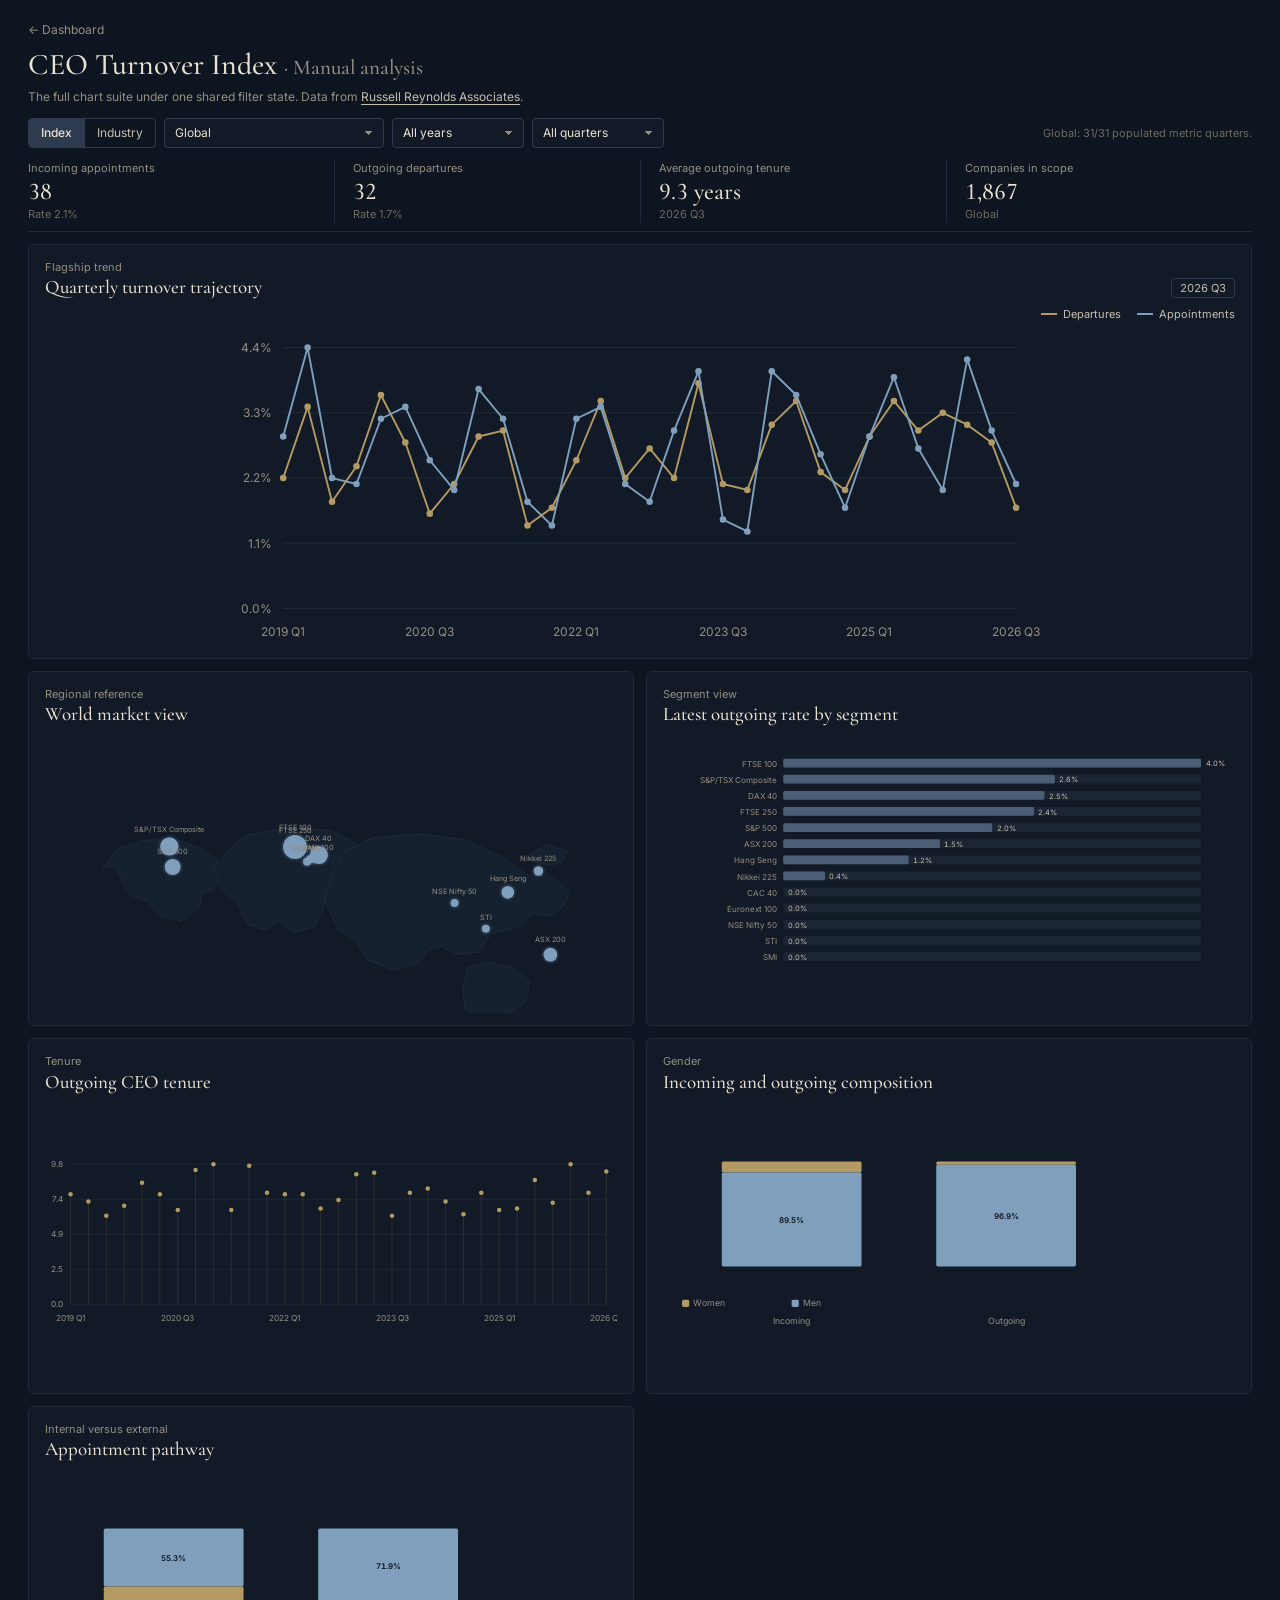
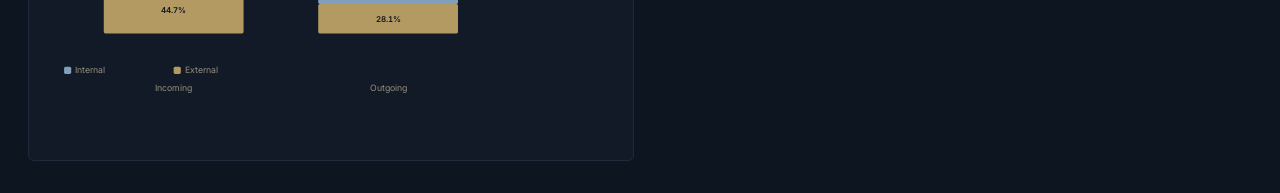
<file: manual-analysis.html>
<!DOCTYPE html>
<html lang="en">
  <head>
    <meta charset="UTF-8" />
    <meta name="viewport" content="width=device-width, initial-scale=1.0" />
    <title>Manual Analysis | Global CEO Turnover Index</title>
    <link rel="icon" type="image/svg+xml" href="./assets/logo-mark.svg" />
    <link rel="preconnect" href="https://fonts.googleapis.com">
    <link rel="preconnect" href="https://fonts.gstatic.com" crossorigin>
    <link href="https://fonts.googleapis.com/css2?family=Cormorant+Garamond:wght@500;600&family=Inter:wght@400;500;600&display=swap" rel="stylesheet">
    <link rel="stylesheet" href="./styles.css?v=desk-2026-11-22" />
  </head>
  <body class="manual-page">
    <div class="page">
      <header class="manual-header">
        <div>
          <a class="manual-back" href="./index.html">← Dashboard</a>
          <h1>CEO Turnover Index <span>· Manual analysis</span></h1>
          <p>The full chart suite under one shared filter state. Data from <a href="https://www.russellreynolds.com/en/insights/reports-surveys/global-ceo-turnover-index" target="_blank" rel="noreferrer">Russell Reynolds Associates</a>.</p>
        </div>
      </header>

      <div class="toolbar manual-toolbar">
        <div class="segmented" id="scope-toggle" role="group" aria-label="View">
          <button type="button" class="active" data-scope="index">Index</button>
          <button type="button" data-scope="industry">Industry</button>
        </div>
        <label class="field field--wide"><span class="visually-hidden">Segment</span><select id="segment-select"></select></label>
        <label class="field"><span class="visually-hidden">Year</span><select id="year-select"></select></label>
        <label class="field"><span class="visually-hidden">Quarter</span>
          <select id="quarter-select">
            <option value="All">All quarters</option>
            <option value="1">Q1</option>
            <option value="2">Q2</option>
            <option value="3">Q3</option>
            <option value="4">Q4</option>
          </select>
        </label>
        <p class="coverage-line" id="coverage-note">Loading coverage note</p>
      </div>

      <section class="kpi-strip" id="kpi-strip"></section>

      <main class="manual-grid">
        <section class="panel chart-card chart-card-wide">
          <div class="chart-shell-head">
            <div>
              <p class="panel-kicker">Flagship trend</p>
              <h2>Quarterly turnover trajectory</h2>
            </div>
            <div class="chart-meta">
              <span class="meta-pill" id="latest-quarter-pill">Loading latest quarter</span>
            </div>
          </div>
          <div class="chart-stage chart-stage-large" id="flagship-chart"></div>
        </section>

        <section class="panel chart-card">
          <div class="chart-shell-head">
            <div>
              <p class="panel-kicker">Regional reference</p>
              <h2>World market view</h2>
            </div>
          </div>
          <div class="chart-stage" id="regional-chart"></div>
        </section>

        <section class="panel chart-card">
          <div class="chart-shell-head">
            <div>
              <p class="panel-kicker">Segment view</p>
              <h2>Latest outgoing rate by segment</h2>
            </div>
          </div>
          <div class="chart-stage" id="segment-chart"></div>
        </section>

        <section class="panel chart-card">
          <div class="chart-shell-head">
            <div>
              <p class="panel-kicker">Tenure</p>
              <h2>Outgoing CEO tenure</h2>
            </div>
          </div>
          <div class="chart-stage" id="tenure-chart"></div>
        </section>

        <section class="panel chart-card">
          <div class="chart-shell-head">
            <div>
              <p class="panel-kicker">Gender</p>
              <h2>Incoming and outgoing composition</h2>
            </div>
          </div>
          <div class="chart-stage" id="gender-chart"></div>
        </section>

        <section class="panel chart-card">
          <div class="chart-shell-head">
            <div>
              <p class="panel-kicker">Internal versus external</p>
              <h2>Appointment pathway</h2>
            </div>
          </div>
          <div class="chart-stage" id="appointment-chart"></div>
        </section>
      </main>
    </div>

    <div class="tooltip" id="tooltip" hidden></div>
    <script type="module" src="./manual-analysis.js?v=desk-2026-11-22"></script>
  </body>
</html>
</file>
<file: styles.css>
/*
  CEO Turnover Index — shared styles for the dashboard and Manual Analysis.
  Same design system as the governance hub (RubiCo Desk): flat ink navy, warm ivory text,
  one brass accent, hairline rules, Cormorant Garamond for titles and figures, Inter for
  interface text. Compact by default: 12–13px body, 11px labels, 30px controls, 4px corners.
*/

:root {
  color-scheme: dark;

  --paper: #0d1520;
  --surface: #111a26;
  --surface-2: #162130;
  --surface-hover: #1a2636;

  --ink: #e9e2d0;
  --ink-2: #c5bfae;
  --muted: #958f80;
  --faint: #6f6a5f;

  --rule: #1f2a3a;
  --rule-strong: #2e3b4f;

  --accent: #b39a62;
  --accent-bright: #cdb27a;
  --accent-soft: #4a3d22;

  --font-ui: 'Inter', system-ui, -apple-system, 'Segoe UI', sans-serif;
  --font-serif: 'Cormorant Garamond', Georgia, 'Times New Roman', serif;
  --text-xs: 11px;
  --text-sm: 12px;
  --text-md: 13px;

  --radius: 4px;
  --radius-lg: 6px;
  --control-h: 30px;
  --gutter: clamp(16px, 2.2vw, 32px);

  /* Legacy names some generated markup still reads */
  --text-muted: var(--muted);
}

*,
*::before,
*::after {
  box-sizing: border-box;
}

html {
  background: var(--paper);
  scroll-behavior: smooth;
}

body {
  margin: 0;
  overflow-x: hidden;
  background: var(--paper);
  color: var(--ink);
  font-family: var(--font-ui);
  font-size: var(--text-md);
  line-height: 1.5;
  font-synthesis: none;
  -webkit-font-smoothing: antialiased;
  -moz-osx-font-smoothing: grayscale;
}

::selection {
  background: var(--accent-soft);
  color: var(--ink);
}

h1,
h2,
h3 {
  margin: 0;
  color: var(--ink);
  font-family: var(--font-serif);
  font-weight: 500;
  line-height: 1.15;
  font-variant-numeric: lining-nums;
}

p {
  margin: 0;
}

a {
  color: inherit;
}

button,
select,
input {
  font: inherit;
  color: inherit;
}

:focus-visible {
  outline: 2px solid var(--accent);
  outline-offset: 2px;
}

.visually-hidden {
  position: absolute;
  width: 1px;
  height: 1px;
  padding: 0;
  margin: -1px;
  overflow: hidden;
  clip-path: inset(50%);
  white-space: nowrap;
  border: 0;
}

/* ── Hero ──────────────────────────────────────────────────────────────── */

.hero {
  position: relative;
  isolation: isolate;
  height: 100svh;
  min-height: 520px;
  display: flex;
  flex-direction: column;
  justify-content: space-between;
  padding: 28px var(--gutter) clamp(24px, 5vh, 48px);
  overflow: hidden;
  background: #000;
}

.hero__image {
  position: absolute;
  inset: 0;
  z-index: -2;
  width: 100%;
  height: 100%;
  object-fit: cover;
  object-position: 54% 50%;
}

.hero__shade {
  position: absolute;
  inset: 0;
  z-index: -1;
  background:
    radial-gradient(ellipse 80% 70% at 54% 55%, transparent 55%, #00000099 100%),
    linear-gradient(180deg, transparent 70%, #000000b3 100%);
}

.hero__top {
  display: flex;
  align-items: flex-start;
  justify-content: space-between;
  gap: 24px;
}

.hero__title {
  font-size: clamp(38px, 4.6vw, 64px);
  font-weight: 500;
  letter-spacing: 0.005em;
  line-height: 1.02;
}

.hero__tagline {
  margin-top: 10px;
  color: #e9e2d0b3;
  font-size: var(--text-md);
  letter-spacing: 0.04em;
}

.hero__bottom {
  display: grid;
  gap: 14px;
}

.hero__source {
  color: #e9e2d08c;
  font-size: var(--text-xs);
}

.hero__source a {
  color: inherit;
  text-decoration-color: #e9e2d040;
  text-underline-offset: 3px;
}

.hero__source a:hover {
  color: var(--accent-bright);
}

.hero__entry {
  display: flex;
  justify-content: space-between;
  align-items: baseline;
  padding-top: 14px;
  border-top: 1px solid #e9e2d040;
  color: #f2ecdf;
  font-family: var(--font-serif);
  font-size: clamp(20px, 1.9vw, 26px);
  font-weight: 500;
  text-decoration: none;
  transition: color 160ms ease, border-color 160ms ease;
}

.hero__entry span {
  color: var(--accent);
  font-family: var(--font-ui);
  font-size: 15px;
  transition: transform 160ms ease;
}

.hero__entry:hover {
  color: var(--accent-bright);
  border-top-color: var(--accent);
}

.hero__entry:hover span {
  transform: translateY(3px);
}

.text-button {
  padding: 4px 0;
  border: 0;
  background: none;
  color: var(--muted);
  font-size: var(--text-sm);
  cursor: pointer;
  text-underline-offset: 3px;
}

.hero .text-button {
  color: #e9e2d0cc;
  font-size: var(--text-md);
  letter-spacing: 0.04em;
}

.text-button:hover {
  color: var(--ink);
  text-decoration: underline;
  text-decoration-color: var(--accent);
}

/* ── Dashboard frame ───────────────────────────────────────────────────── */

.dash {
  min-height: 100svh;
  padding: 18px var(--gutter) 12px;
  border-top: 1px solid var(--rule);
}

.dash__inner {
  max-width: calc(1600px - 2 * var(--gutter));
  margin: 0 auto;
  display: grid;
  gap: 10px;
}

.dash-masthead {
  display: flex;
  align-items: flex-end;
  justify-content: space-between;
  gap: 20px;
}

.dash-masthead__name {
  margin-bottom: 4px;
  color: var(--muted);
  font-size: var(--text-xs);
  letter-spacing: 0.1em;
  text-transform: uppercase;
}

.quarter-headline {
  max-width: 900px;
  color: var(--ink);
  font-family: var(--font-serif);
  font-size: clamp(20px, 1.9vw, 25px);
  font-weight: 500;
  line-height: 1.2;
  font-variant-numeric: lining-nums;
}

.dash-footer {
  display: flex;
  align-items: baseline;
  justify-content: space-between;
  flex-wrap: wrap;
  gap: 4px 18px;
  color: var(--faint);
  font-size: var(--text-xs);
  line-height: 1.4;
}

.dash-footer a {
  color: var(--muted);
  text-decoration-color: var(--rule-strong);
  text-underline-offset: 2px;
}

.dash-footer a:hover {
  color: var(--accent-bright);
}

/* ── Controls ──────────────────────────────────────────────────────────── */

.toolbar {
  display: flex;
  align-items: center;
  flex-wrap: wrap;
  gap: 8px;
  min-width: 0;
}

.segmented {
  display: inline-flex;
  border: 1px solid var(--rule-strong);
  border-radius: var(--radius);
  overflow: hidden;
}

.segmented button {
  height: calc(var(--control-h) - 2px);
  padding: 0 12px;
  border: 0;
  background: transparent;
  color: var(--ink-2);
  font-size: var(--text-sm);
  cursor: pointer;
  transition: color 120ms ease, background-color 120ms ease;
}

.segmented button + button {
  border-left: 1px solid var(--rule-strong);
}

.segmented button:hover {
  color: var(--ink);
}

.segmented button.active {
  background: var(--rule-strong);
  color: var(--ink);
  font-weight: 500;
}

.segmented button:focus-visible {
  outline-offset: -2px;
}

.field {
  display: inline-flex;
  min-width: 0;
}

.field select {
  height: var(--control-h);
  min-width: 132px;
  max-width: 280px;
  padding: 0 28px 0 10px;
  border: 1px solid var(--rule-strong);
  border-radius: var(--radius);
  background-color: var(--surface);
  background-image:
    linear-gradient(45deg, transparent 50%, var(--muted) 50%),
    linear-gradient(135deg, var(--muted) 50%, transparent 50%);
  background-position: calc(100% - 14px) 50%, calc(100% - 10px) 50%;
  background-size: 4px 4px;
  background-repeat: no-repeat;
  color: var(--ink);
  font-size: var(--text-sm);
  appearance: none;
  cursor: pointer;
}

.field--wide select {
  min-width: 220px;
}

.field select:hover {
  border-color: #3b4a60;
}

.field select:focus-visible {
  outline: 1px solid var(--accent);
  outline-offset: 0;
  border-color: var(--accent);
}

.button,
.benchmark-select summary {
  height: var(--control-h);
  display: inline-flex;
  align-items: center;
  gap: 6px;
  padding: 0 11px;
  border: 1px solid var(--rule-strong);
  border-radius: var(--radius);
  background: transparent;
  color: var(--ink-2);
  font-size: var(--text-sm);
  white-space: nowrap;
  cursor: pointer;
  transition: color 120ms ease, border-color 120ms ease;
}

.button:hover,
.benchmark-select summary:hover {
  color: var(--ink);
  border-color: var(--accent);
}

/* ── Tabs and figures ──────────────────────────────────────────────────── */

.tabs {
  display: flex;
  align-items: flex-end;
  gap: 22px;
  border-bottom: 1px solid var(--rule);
  min-width: 0;
}

.tabs button {
  padding: 2px 0 8px;
  margin-bottom: -1px;
  border: 0;
  border-bottom: 1px solid transparent;
  background: none;
  color: var(--muted);
  font-size: var(--text-md);
  white-space: nowrap;
  cursor: pointer;
  transition: color 120ms ease, border-color 120ms ease;
}

.tabs button:hover {
  color: var(--ink);
}

.tabs button.active {
  color: var(--ink);
  border-bottom-color: var(--accent);
}

.kpi-strip {
  display: grid;
  grid-template-columns: repeat(4, minmax(0, 1fr));
  padding-bottom: 8px;
  border-bottom: 1px solid var(--rule);
}

.kpi-strip:empty {
  display: none;
}

.kpi-item {
  min-width: 0;
  display: flex;
  flex-direction: column;
  gap: 1px;
  padding: 0 18px;
  border-left: 1px solid var(--rule);
}

.kpi-item:first-child {
  padding-left: 0;
  border-left: 0;
}

.kpi-label {
  color: var(--muted);
  font-size: var(--text-xs);
}

.kpi-value {
  color: var(--ink);
  font-family: var(--font-serif);
  font-size: 24px;
  font-weight: 500;
  line-height: 1.15;
  font-variant-numeric: lining-nums tabular-nums;
}

.kpi-foot {
  color: var(--faint);
  font-size: var(--text-xs);
}

/* ── Panels ────────────────────────────────────────────────────────────── */

.panel {
  min-width: 0;
  border: 1px solid var(--rule);
  border-radius: var(--radius-lg);
  background: var(--surface);
}

.dash-body {
  min-height: 0;
  display: grid;
  grid-template-columns: minmax(0, 1fr) minmax(260px, 22%);
  gap: 12px;
}

.chart-panel {
  min-height: 0;
  display: flex;
  flex-direction: column;
  gap: 8px;
  padding: 14px 16px 10px;
}

.chart-panel__head {
  position: relative;
  display: flex;
  align-items: flex-end;
  justify-content: space-between;
  gap: 16px;
}

.chart-context {
  color: var(--muted);
  font-size: var(--text-xs);
}

.chart-context:empty {
  display: none;
}

.chart-title {
  margin-top: 1px;
  font-size: 19px;
}

.chart-stage {
  position: relative;
  min-width: 0;
  min-height: 0;
}

.chart-stage-large {
  flex: 1;
  min-height: 260px;
}

.chart-stage canvas {
  max-width: 100%;
}

.coverage-line {
  color: var(--faint);
  font-size: var(--text-xs);
}

/* Quarterly comparison rail */
.change-panel {
  padding: 14px 16px;
}

.change-panel h2 {
  font-size: 19px;
}

#change-output {
  margin-top: 10px;
  color: var(--muted);
  font-size: var(--text-sm);
}

.change-table {
  width: 100%;
  border-collapse: collapse;
  font-size: var(--text-sm);
}

.change-table th,
.change-table td {
  padding: 9px 0;
  border-bottom: 1px solid var(--rule);
  text-align: right;
  vertical-align: top;
  font-weight: 400;
}

.change-table thead th {
  padding-top: 0;
  color: var(--muted);
  font-size: var(--text-xs);
  font-weight: 500;
  border-bottom-color: var(--rule-strong);
}

.change-table :is(th, td):first-child {
  text-align: left;
}

.change-table :is(th, td) + :is(th, td) {
  padding-left: 12px;
}

.change-table strong {
  display: block;
  color: var(--ink);
  font-weight: 500;
  font-variant-numeric: tabular-nums;
}

.change-table span {
  display: block;
  margin-top: 1px;
  color: var(--faint);
  font-size: var(--text-xs);
}

.change-table tbody tr:first-child strong {
  color: var(--accent-bright);
}

.change-table tbody th strong {
  color: var(--ink) !important;
}

/* Chart tools: time range and benchmark picker */
.chart-panel__tools {
  display: flex;
  align-items: center;
  flex-wrap: wrap;
  justify-content: flex-end;
  gap: 8px 14px;
}

.range-control {
  display: inline-flex;
  align-items: center;
  gap: 6px;
}

.range-control[hidden] {
  display: none;
}

.range-control__sep {
  color: var(--muted);
  font-size: var(--text-xs);
}

.field--compact select {
  min-width: 96px;
  height: 28px;
  font-variant-numeric: tabular-nums;
}

/* Benchmark picker */
.benchmark-select {
  position: relative;
  flex-shrink: 0;
}

.benchmark-select summary {
  list-style: none;
}

.benchmark-select summary::-webkit-details-marker {
  display: none;
}

.benchmark-select summary::after {
  content: '';
  width: 5px;
  height: 5px;
  margin-left: 2px;
  border-right: 1px solid var(--muted);
  border-bottom: 1px solid var(--muted);
  transform: translateY(-2px) rotate(45deg);
}

.benchmark-select[open] summary {
  color: var(--ink);
  border-color: var(--accent);
}

.benchmark-options {
  position: absolute;
  top: calc(100% + 6px);
  right: 0;
  z-index: 20;
  width: 260px;
  max-height: 320px;
  margin: 0;
  padding: 6px;
  overflow: auto;
  border: 1px solid var(--rule-strong);
  border-radius: var(--radius-lg);
  background: var(--surface-2);
  box-shadow: 0 16px 40px rgba(0, 0, 0, 0.4);
}

.benchmark-list {
  display: grid;
}

.benchmark-list label {
  display: flex;
  align-items: center;
  gap: 8px;
  padding: 6px 8px;
  border-radius: 3px;
  color: var(--ink-2);
  font-size: var(--text-sm);
  cursor: pointer;
}

.benchmark-list label:hover {
  background: var(--surface-hover);
  color: var(--ink);
}

.benchmark-list input {
  accent-color: var(--accent);
}

/* ── Charts ────────────────────────────────────────────────────────────── */

.chart-svg {
  display: block;
  width: 100%;
  height: 100%;
}

.trend-fallback {
  height: 100%;
  display: flex;
  flex-direction: column;
}

.trend-fallback .chart-svg {
  flex: 1;
  min-height: 0;
  height: auto;
}

.chart-bar + .value-text {
  fill: var(--paper);
  font-weight: 600;
}

.trend-legend {
  display: flex;
  justify-content: flex-end;
  flex-wrap: wrap;
  gap: 4px 16px;
  margin: 0 0 6px;
  padding: 0;
  list-style: none;
  color: var(--ink-2);
  font-size: var(--text-xs);
}

.trend-legend li {
  display: inline-flex;
  align-items: center;
  gap: 6px;
}

.trend-legend span {
  width: 16px;
  border-top: 2px var(--line-style, solid) var(--line-color);
}

.tick-text,
.axis-text,
.legend-text {
  fill: var(--muted);
  font-family: var(--font-ui);
  font-size: 11px;
}

.value-text {
  fill: var(--ink-2);
  font-family: var(--font-ui);
  font-size: 10px;
  font-variant-numeric: tabular-nums;
}

.annotation-text {
  fill: var(--faint);
  font-family: var(--font-ui);
  font-size: 10px;
}

.grid-line {
  stroke: var(--rule);
  stroke-width: 1;
}

.chart-line {
  fill: none;
  stroke-width: 1.75;
  stroke-linejoin: round;
  stroke-linecap: round;
}

.map-continents path {
  fill: var(--surface-2);
  stroke: var(--rule-strong);
  stroke-width: 0.6;
}

.map-grid line {
  stroke: var(--rule);
  stroke-dasharray: 2 5;
}

.map-node,
.chart-pill,
.chart-bar {
  cursor: default;
}

.donut-pair {
  height: 100%;
  display: grid;
  grid-template-columns: repeat(2, minmax(0, 1fr));
  align-items: center;
  gap: 24px;
}

.donut-item {
  width: min(260px, 100%);
  min-width: 0;
  justify-self: center;
  display: flex;
  flex-direction: column;
  align-items: center;
  gap: 4px;
}

.donut-label {
  color: var(--muted);
  font-size: var(--text-xs);
  letter-spacing: 0.06em;
  text-transform: uppercase;
}

.empty-panel {
  height: 100%;
  display: grid;
  place-content: center;
  color: var(--muted);
  font-size: var(--text-sm);
  text-align: center;
}

/* Leaflet regional map */
.regional-leaflet-map {
  position: absolute;
  inset: 0;
  border-radius: var(--radius);
  background: var(--paper);
  font-family: var(--font-ui);
}

.regional-leaflet-map .leaflet-control-zoom {
  border: 1px solid var(--rule-strong) !important;
  border-radius: var(--radius) !important;
  overflow: hidden;
}

.regional-leaflet-map .leaflet-control-zoom a {
  width: 26px;
  height: 26px;
  line-height: 26px;
  border-bottom: 1px solid var(--rule-strong) !important;
  background: var(--surface);
  color: var(--ink-2);
  font-size: 15px;
}

.regional-leaflet-map .leaflet-control-zoom a:last-child {
  border-bottom: 0 !important;
}

.regional-leaflet-map .leaflet-control-zoom a:hover {
  background: var(--surface-2);
  color: var(--ink);
}

.regional-leaflet-map .leaflet-control-attribution {
  background: rgba(13, 21, 32, 0.8) !important;
  color: var(--faint);
  font-size: 10px;
}

.regional-leaflet-map .leaflet-control-attribution a {
  color: var(--muted);
}

.regional-map-tooltip,
.regional-leaflet-map .leaflet-popup-content-wrapper {
  border: 1px solid var(--rule-strong);
  border-radius: var(--radius);
  background: var(--surface-2);
  color: var(--ink);
  box-shadow: 0 12px 32px rgba(0, 0, 0, 0.35);
  font-family: var(--font-ui);
  font-size: var(--text-sm);
}

.regional-map-tooltip::before {
  border-top-color: var(--rule-strong) !important;
}

.regional-leaflet-map .leaflet-popup-tip {
  background: var(--surface-2);
}

.regional-map-popup strong,
.regional-map-tooltip strong {
  color: var(--ink);
  font-weight: 500;
}

/* Canvas map fallback */
.map-viewport {
  position: absolute;
  inset: 0;
  overflow: hidden;
  cursor: grab;
}

.map-viewport:active {
  cursor: grabbing;
}

.map-viewport canvas {
  transform-origin: center;
}

.map-controls {
  position: absolute;
  top: 8px;
  right: 8px;
  display: grid;
  border: 1px solid var(--rule-strong);
  border-radius: var(--radius);
  overflow: hidden;
}

.map-ctrl-btn {
  width: 26px;
  height: 26px;
  border: 0;
  border-bottom: 1px solid var(--rule-strong);
  background: var(--surface);
  color: var(--ink-2);
  cursor: pointer;
}

.map-ctrl-btn:last-child {
  border-bottom: 0;
}

.map-ctrl-btn:hover {
  color: var(--ink);
  background: var(--surface-2);
}

/* Floating tooltip for SVG charts */
.tooltip {
  position: fixed;
  top: 0;
  left: 0;
  z-index: 50;
  max-width: 260px;
  padding: 7px 10px;
  border: 1px solid var(--rule-strong);
  border-radius: var(--radius);
  background: var(--surface-2);
  color: var(--ink);
  box-shadow: 0 12px 32px rgba(0, 0, 0, 0.35);
  font-size: var(--text-sm);
  line-height: 1.5;
  pointer-events: none;
}

.tooltip strong {
  display: block;
  color: var(--muted);
  font-size: var(--text-xs);
  font-weight: 500;
}

.tooltip span {
  display: block;
}

/* ── About dialog ──────────────────────────────────────────────────────── */

.about-dialog {
  width: min(520px, calc(100% - 32px));
  padding: 24px 28px;
  border: 1px solid var(--rule-strong);
  border-radius: var(--radius-lg);
  background: var(--surface);
  color: var(--ink-2);
  box-shadow: 0 24px 64px rgba(0, 0, 0, 0.45);
  font-size: var(--text-md);
  line-height: 1.6;
}

.about-dialog::backdrop {
  background: rgba(5, 9, 14, 0.68);
}

.about-dialog h2 {
  margin-bottom: 10px;
  font-size: 24px;
}

.about-dialog p + p {
  margin-top: 10px;
}

.about-dialog form {
  margin-top: 18px;
  display: flex;
  justify-content: flex-end;
}

/* ── Manual Analysis ───────────────────────────────────────────────────── */

.manual-page .page {
  max-width: calc(1600px - 2 * var(--gutter));
  margin: 0 auto;
  padding: 20px var(--gutter) 32px;
  display: grid;
  gap: 12px;
}

.manual-header h1 {
  margin-top: 8px;
  font-size: 30px;
}

.manual-header h1 span {
  color: var(--muted);
  font-size: 0.7em;
}

.manual-header p {
  margin-top: 6px;
  color: var(--muted);
  font-size: var(--text-sm);
}

.manual-header a {
  color: var(--ink-2);
  text-underline-offset: 3px;
}

.manual-header a:hover {
  color: var(--accent-bright);
}

.manual-back {
  color: var(--muted) !important;
  font-size: var(--text-sm);
  text-decoration: none;
}

.manual-toolbar .coverage-line {
  margin-left: auto;
}

.manual-grid {
  display: grid;
  grid-template-columns: repeat(2, minmax(0, 1fr));
  gap: 12px;
}

.chart-card {
  display: flex;
  flex-direction: column;
  gap: 8px;
  padding: 14px 16px 12px;
}

.chart-card-wide {
  grid-column: 1 / -1;
}

.chart-shell-head {
  display: flex;
  align-items: flex-end;
  justify-content: space-between;
  gap: 12px;
}

.panel-kicker {
  color: var(--muted);
  font-size: var(--text-xs);
}

.chart-shell-head h2 {
  margin-top: 1px;
  font-size: 19px;
}

.meta-pill {
  padding: 2px 8px;
  border: 1px solid var(--rule-strong);
  border-radius: var(--radius);
  color: var(--ink-2);
  font-size: var(--text-xs);
  font-variant-numeric: tabular-nums;
}

.manual-grid .chart-stage {
  flex: none;
  height: 280px;
}

.manual-grid .chart-stage-large {
  height: 340px;
}

/* ── Responsive ────────────────────────────────────────────────────────── */

/* Desktop: the dashboard section is exactly one screen. */
@media (min-width: 901px) and (min-height: 620px) {
  .dash {
    height: 100svh;
    overflow: hidden;
  }

  .dash__inner {
    height: 100%;
    grid-template-rows: auto auto auto auto minmax(0, 1fr) auto;
  }

  .chart-stage-large {
    min-height: 0;
  }
}

@media (min-width: 901px) and (max-height: 800px) {
  .dash {
    padding-top: 12px;
    padding-bottom: 8px;
  }

  .dash__inner {
    gap: 8px;
  }

  .kpi-value {
    font-size: 21px;
  }

  .quarter-headline {
    font-size: 21px;
  }
}

@media (max-width: 900px) {
  .dash-body,
  .manual-grid {
    grid-template-columns: minmax(0, 1fr);
  }

  .chart-stage-large {
    min-height: 320px;
  }

  .tabs {
    overflow-x: auto;
    scrollbar-width: none;
  }

  .manual-toolbar .coverage-line {
    margin-left: 0;
    width: 100%;
  }
}

@media (max-width: 600px) {
  :root {
    --gutter: 14px;
  }

  .hero {
    padding-top: 20px;
  }

  .hero__image {
    object-position: 55% 50%;
  }

  .toolbar > .field {
    flex: 1 1 140px;
  }

  .field select,
  .field--wide select {
    width: 100%;
    min-width: 0;
    max-width: none;
  }

  .kpi-strip {
    grid-template-columns: repeat(2, minmax(0, 1fr));
    row-gap: 10px;
  }

  .kpi-item:nth-child(3) {
    padding-left: 0;
    border-left: 0;
  }

  .chart-panel__head {
    flex-wrap: wrap;
    align-items: flex-start;
  }

  .chart-panel__tools {
    justify-content: flex-start;
  }

  .benchmark-options {
    left: 0;
    right: auto;
  }

  .donut-pair {
    gap: 12px;
  }

  .manual-header h1 {
    font-size: 24px;
  }

  .manual-grid .chart-stage {
    height: 240px;
  }
}

@media (prefers-reduced-motion: reduce) {
  html {
    scroll-behavior: auto;
  }

  *,
  *::before,
  *::after {
    animation-duration: 0.01ms !important;
    transition-duration: 0.01ms !important;
  }
}
</file>
